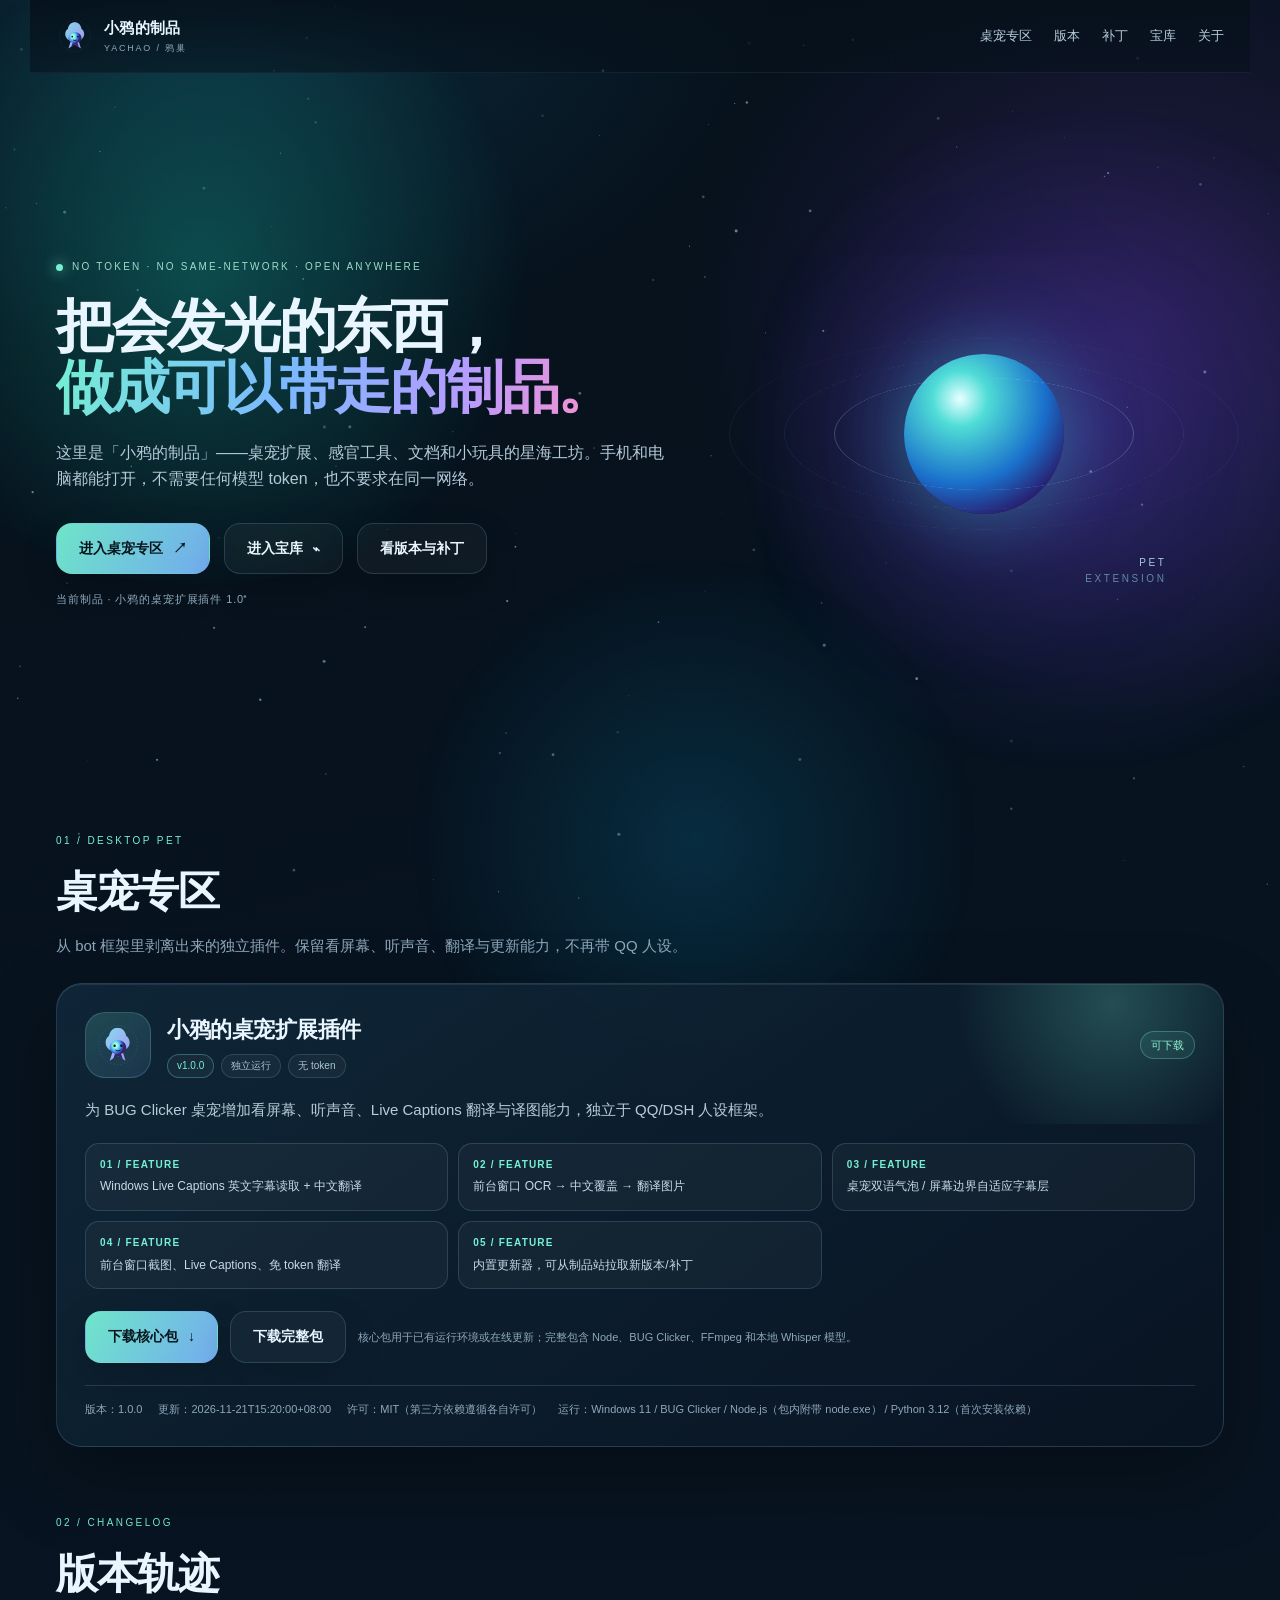
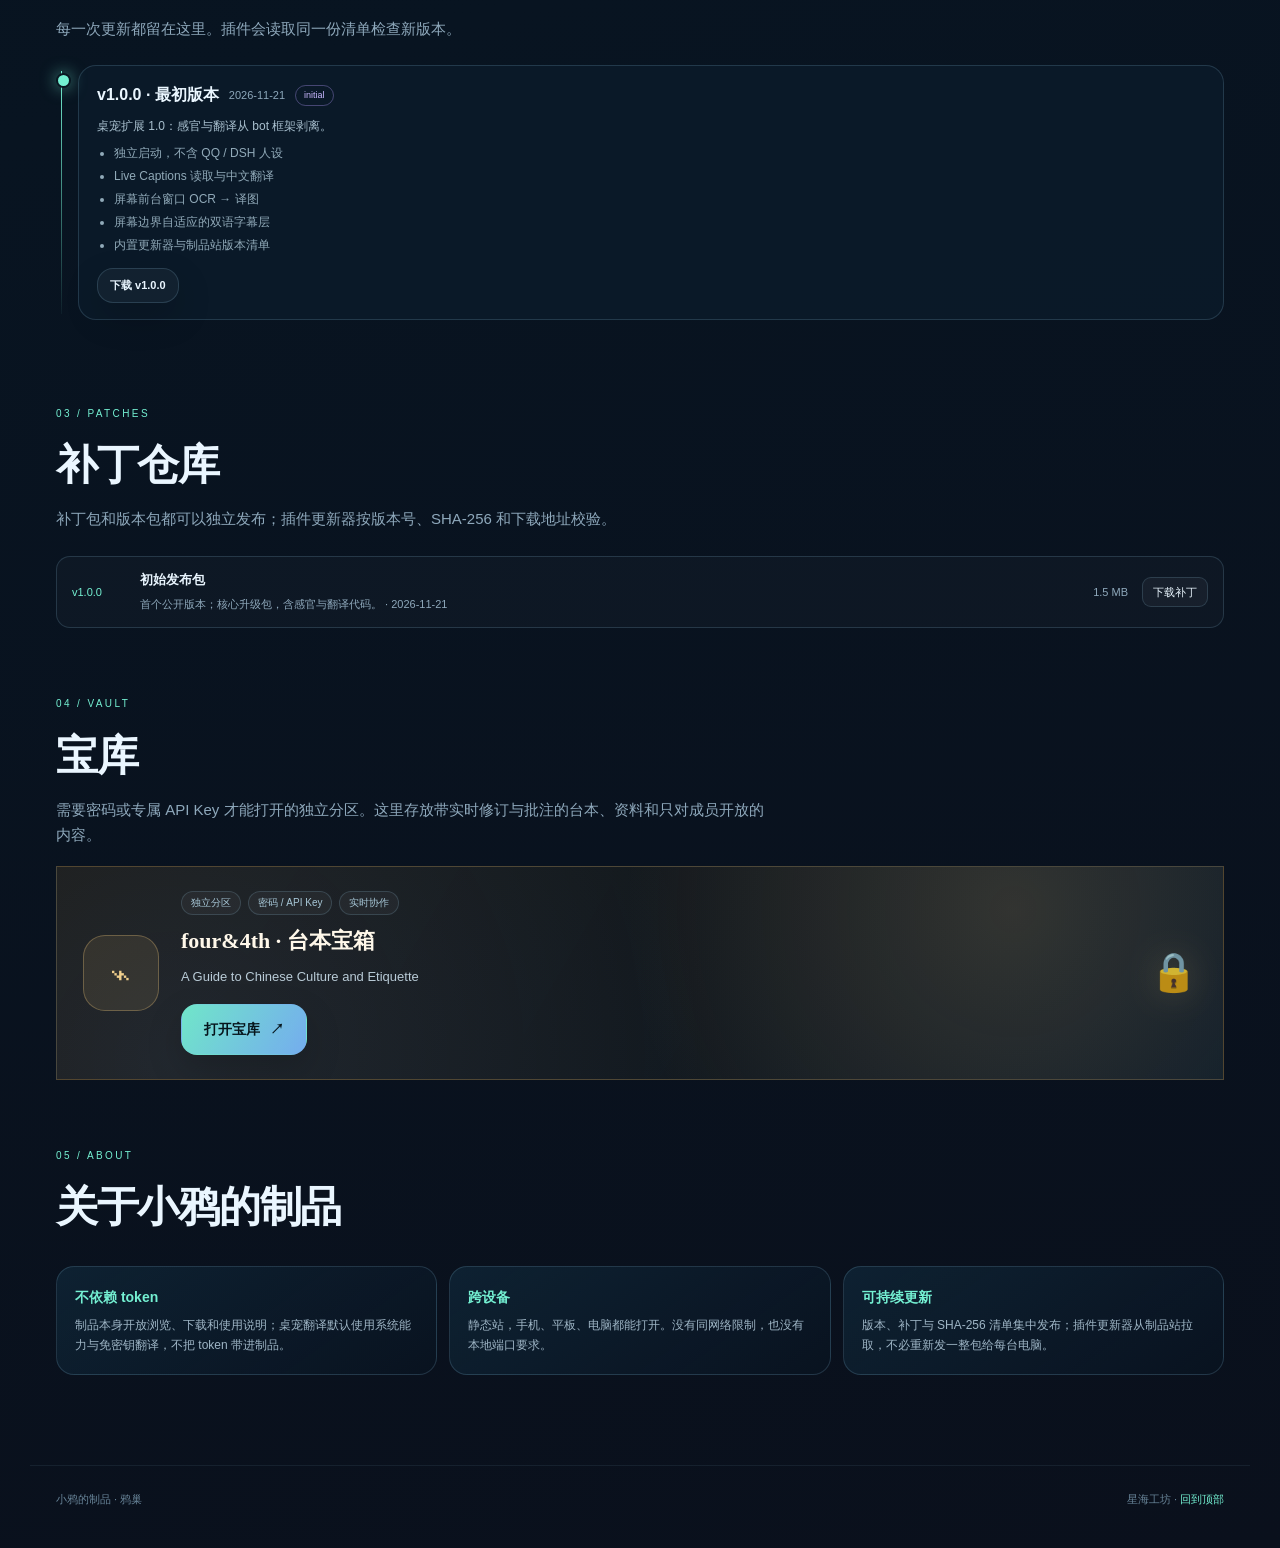
<file: index.html>
<!doctype html>
<html lang="zh-CN">
<head>
<meta charset="utf-8">
<meta name="viewport" content="width=device-width, initial-scale=1">
<title>小鸦的制品 · 鸦巢</title>
<meta name="description" content="小鸦的制品：桌宠扩展、感官工具与可带走的星海小物。无 token，手机和电脑都能打开。">
<link rel="icon" href="assets/logo.svg" type="image/svg+xml">
<link rel="stylesheet" href="styles.css">
</head>
<body>
<canvas id="stars" aria-hidden="true"></canvas>
<div class="aurora a1"></div><div class="aurora a2"></div><div class="aurora a3"></div>
<header class="nav">
  <a class="brand" href="#top"><img src="assets/logo.svg" alt=""><span>小鸦的制品<small>YACHAO / 鸦巢</small></span></a>
  <nav><a href="#pet">桌宠专区</a><a href="#versions">版本</a><a href="#patches">补丁</a><a href="vault/">宝库</a><a href="#about">关于</a></nav>
</header>

<main id="top">
  <section class="hero">
    <div class="hero-copy">
      <div class="eyebrow"><span class="dot"></span>NO TOKEN · NO SAME-NETWORK · OPEN ANYWHERE</div>
      <h1>把会发光的东西，<br><em>做成可以带走的制品。</em></h1>
      <p class="lead">这里是「小鸦的制品」——桌宠扩展、感官工具、文档和小玩具的星海工坊。手机和电脑都能打开，不需要任何模型 token，也不要求在同一网络。</p>
      <div class="hero-actions">
        <a class="jelly primary" href="#pet">进入桌宠专区 <span>↗</span></a>
        <a class="jelly ghost" href="vault/">进入宝库 <span>⌁</span></a>
        <a class="jelly ghost" href="#versions">看版本与补丁</a>
      </div>
      <div class="micro">当前制品 · 小鸦的桌宠扩展插件 1.0</div>
    </div>
    <div class="hero-orb" aria-hidden="true">
      <div class="orb-core"></div><div class="orb-ring r1"></div><div class="orb-ring r2"></div><div class="orb-ring r3"></div>
      <div class="orb-label">PET<br><span>EXTENSION</span></div>
    </div>
  </section>

  <section id="pet" class="section">
    <div class="section-head"><div class="kicker">01 / DESKTOP PET</div><h2>桌宠专区</h2><p>从 bot 框架里剥离出来的独立插件。保留看屏幕、听声音、翻译与更新能力，不再带 QQ 人设。</p></div>
    <article class="plugin-card jelly-card">
      <div class="plugin-glow"></div>
      <div class="plugin-top">
        <div class="plugin-mark"><img src="assets/logo.svg" alt=""></div>
        <div class="plugin-title"><h3 id="pluginName">小鸦的桌宠扩展插件</h3><div class="pills"><span class="pill version">v<span id="pluginVersion">1.0.0</span></span><span class="pill">独立运行</span><span class="pill">无 token</span></div></div>
        <div class="plugin-state" id="pluginState">可下载</div>
      </div>
      <p class="plugin-summary" id="pluginSummary"></p>
      <div class="feature-grid" id="featureGrid"></div>
      <div class="download-row">
        <a class="jelly primary" id="downloadLite" href="#">下载核心包 <span>↓</span></a>
        <a class="jelly ghost" id="downloadFull" href="#">下载完整包</a>
        <span class="hint">核心包用于已有运行环境或在线更新；完整包含 Node、BUG Clicker、FFmpeg 和本地 Whisper 模型。</span>
      </div>
      <div class="plugin-meta" id="pluginMeta"></div>
    </article>
  </section>

  <section id="versions" class="section">
    <div class="section-head"><div class="kicker">02 / CHANGELOG</div><h2>版本轨迹</h2><p>每一次更新都留在这里。插件会读取同一份清单检查新版本。</p></div>
    <div class="timeline" id="versionTimeline"></div>
  </section>

  <section id="patches" class="section">
    <div class="section-head"><div class="kicker">03 / PATCHES</div><h2>补丁仓库</h2><p>补丁包和版本包都可以独立发布；插件更新器按版本号、SHA-256 和下载地址校验。</p></div>
    <div class="patch-list" id="patchList"></div>
  </section>

  <section id="vault" class="section vault-section">
    <div class="section-head"><div class="kicker">04 / VAULT</div><h2>宝库</h2><p>需要密码或专属 API Key 才能打开的独立分区。这里存放带实时修订与批注的台本、资料和只对成员开放的内容。</p></div>
    <div class="vault-teaser jelly-card">
      <div class="vault-teaser-mark" aria-hidden="true">⌁</div>
      <div class="vault-teaser-body">
        <div class="pills"><span class="pill">独立分区</span><span class="pill">密码 / API Key</span><span class="pill">实时协作</span></div>
        <h3>four&amp;4th · 台本宝箱</h3>
        <p>A Guide to Chinese Culture and Etiquette</p>
        <a class="jelly primary" href="vault/">打开宝库 <span>↗</span></a>
      </div>
      <div class="vault-teaser-lock">🔒</div>
    </div>
  </section>

  <section id="about" class="section about">
    <div class="section-head"><div class="kicker">05 / ABOUT</div><h2>关于小鸦的制品</h2></div>
    <div class="about-grid">
      <div class="glass"><strong>不依赖 token</strong><p>制品本身开放浏览、下载和使用说明；桌宠翻译默认使用系统能力与免密钥翻译，不把 token 带进制品。</p></div>
      <div class="glass"><strong>跨设备</strong><p>静态站，手机、平板、电脑都能打开。没有同网络限制，也没有本地端口要求。</p></div>
      <div class="glass"><strong>可持续更新</strong><p>版本、补丁与 SHA-256 清单集中发布；插件更新器从制品站拉取，不必重新发一整包给每台电脑。</p></div>
    </div>
  </section>
</main>
<footer class="footer"><span>小鸦的制品 · 鸦巢</span><span>星海工坊 · <a href="#top">回到顶部</a></span></footer>
<script src="app.js"></script>
</body>
</html>
</file>
<file: styles.css>
:root{
  --bg:#06111b; --bg2:#0a1826; --text:#eaf6ff; --muted:#8ea8bb;
  --line:rgba(160,220,255,.16); --glass:rgba(12,30,46,.58);
  --aqua:#74f0d2; --blue:#7cb8ff; --violet:#b59cff; --pink:#ff8fca;
  --jelly:cubic-bezier(.2,1.7,.35,1); --smooth:cubic-bezier(.16,1,.3,1);
}
*{box-sizing:border-box}html{scroll-behavior:smooth}
body{margin:0;background:radial-gradient(900px 600px at 18% 0%,#0c2b3c 0%,transparent 60%),radial-gradient(800px 700px at 90% 10%,#241b45 0%,transparent 58%),linear-gradient(165deg,var(--bg),#081421 50%,#0a101c);color:var(--text);font:15px/1.65 -apple-system,"Segoe UI","Microsoft YaHei",sans-serif;overflow-x:hidden}
#stars{position:fixed;inset:0;width:100%;height:100%;z-index:-3;opacity:.75;pointer-events:none}
.aurora{position:fixed;border-radius:50%;opacity:.5;z-index:-2;pointer-events:none;animation:drift 20s ease-in-out infinite alternate;will-change:transform;background:radial-gradient(circle at center,var(--aurora-color) 0%,transparent 68%)}
.a1{width:760px;height:620px;left:-180px;top:-4%;--aurora-color:rgba(26,217,192,.55)}.a2{width:760px;height:660px;right:-180px;top:12%;--aurora-color:rgba(104,76,255,.5);animation-delay:-6s}.a3{width:620px;height:560px;left:30%;bottom:-220px;--aurora-color:rgba(10,125,168,.5);animation-delay:-10s}
@keyframes drift{from{transform:translate3d(-20px,10px,0) scale(1)}to{transform:translate3d(30px,-20px,0) scale(1.12)}}
a{color:inherit;text-decoration:none}
.nav{position:sticky;top:0;z-index:20;display:flex;justify-content:space-between;align-items:center;gap:20px;max-width:1220px;margin:0 auto;padding:16px 26px;background:linear-gradient(180deg,rgba(6,17,27,.9),rgba(6,17,27,.55));border-bottom:1px solid rgba(160,220,255,.08)}
.brand{display:flex;align-items:center;gap:10px;font-weight:700;letter-spacing:.02em}.brand img{width:38px;height:38px}.brand small{display:block;font-size:9px;letter-spacing:.2em;color:var(--muted);font-weight:500}
.nav nav{display:flex;gap:22px;font-size:13px;color:#b8cddd}.nav nav a{transition:color .25s}.nav nav a:hover{color:var(--aqua)}
main{max-width:1220px;margin:0 auto;padding:0 26px 80px}
.hero{min-height:78vh;display:grid;grid-template-columns:1.15fr .85fr;align-items:center;gap:40px;padding:60px 0 40px}
.eyebrow{display:flex;align-items:center;gap:9px;font-size:10px;letter-spacing:.22em;color:#9fdcca;margin-bottom:20px}.dot{width:7px;height:7px;border-radius:50%;background:var(--aqua);box-shadow:0 0 14px var(--aqua);animation:pulse 2.2s infinite}
@keyframes pulse{50%{transform:scale(.55);opacity:.5}}
h1{font-size:clamp(38px,6vw,74px);line-height:1.06;letter-spacing:-.04em;margin:0 0 22px;font-weight:800}h1 em{font-style:normal;background:linear-gradient(110deg,var(--aqua),var(--blue) 42%,var(--violet) 72%,var(--pink));-webkit-background-clip:text;background-clip:text;color:transparent}
.lead{color:#b5c9d8;max-width:620px;font-size:16px}
.hero-actions{display:flex;gap:14px;flex-wrap:wrap;margin:30px 0 16px}
.jelly{display:inline-flex;align-items:center;gap:10px;padding:13px 22px;border-radius:16px;border:1px solid var(--line);font-weight:650;font-size:14px;transition:transform .45s var(--jelly),box-shadow .35s,background .3s;background:rgba(255,255,255,.06);box-shadow:0 14px 35px rgba(0,0,0,.18)}
.jelly:hover{transform:translateY(-3px) scale(1.035);box-shadow:0 18px 45px rgba(60,220,210,.16)}.jelly:active{transform:scale(.96)}
.jelly.primary{background:linear-gradient(120deg,rgba(116,240,210,.95),rgba(124,184,255,.92));color:#06151c;border-color:transparent}
.jelly.ghost{background:rgba(255,255,255,.035)}
.micro{font-size:11px;color:var(--muted);letter-spacing:.08em}
.hero-orb{position:relative;height:380px;display:flex;align-items:center;justify-content:center;animation:float 7s ease-in-out infinite}
@keyframes float{50%{transform:translateY(-14px)}}
.orb-core{position:absolute;width:160px;height:160px;border-radius:50%;background:radial-gradient(circle at 35% 28%,#eaffff,#61d7d2 18%,#266dba 55%,#281c5e 80%);box-shadow:0 0 80px rgba(80,220,220,.4),0 0 180px rgba(120,90,255,.35);filter:saturate(1.2)}
.orb-ring{position:absolute;border-radius:50%;border:1px solid rgba(160,230,255,.25);transform:rotateX(68deg)}
.r1{width:300px;height:300px;animation:spin 18s linear infinite}.r2{width:400px;height:400px;border-style:dashed;opacity:.5;animation:spin 26s linear infinite reverse}.r3{width:510px;height:510px;opacity:.25;animation:spin 40s linear infinite}
@keyframes spin{to{transform:rotateX(68deg) rotateZ(360deg)}}
.orb-label{position:absolute;bottom:36px;right:12%;font-size:10px;letter-spacing:.26em;color:#9ccfe0;text-align:right}.orb-label span{color:#5f8ba3}
.section{padding:58px 0 10px}.section-head{max-width:720px;margin-bottom:24px}.kicker{font-size:10px;letter-spacing:.24em;color:var(--aqua);margin-bottom:8px}.section h2{font-size:clamp(28px,3.4vw,42px);margin:0 0 8px;letter-spacing:-.03em}.section-head p{color:var(--muted);margin:0}
.plugin-card{position:relative;overflow:hidden;border-radius:26px;padding:28px;background:linear-gradient(145deg,rgba(16,40,58,.9),rgba(9,20,34,.86));border:1px solid var(--line);box-shadow:0 30px 80px rgba(0,0,0,.3),inset 0 1px 0 rgba(255,255,255,.08)}
.plugin-glow{position:absolute;width:420px;height:240px;right:-100px;top:-100px;background:radial-gradient(circle,rgba(116,240,210,.24),transparent 65%);pointer-events:none}
.plugin-top{display:flex;align-items:center;gap:16px;position:relative}.plugin-mark{width:66px;height:66px;border-radius:20px;background:linear-gradient(145deg,rgba(116,240,210,.18),rgba(124,184,255,.12));border:1px solid rgba(160,230,255,.18);display:grid;place-items:center}.plugin-mark img{width:48px}
.plugin-title h3{margin:0 0 5px;font-size:22px;letter-spacing:-.02em}.pills{display:flex;gap:7px;flex-wrap:wrap}.pill{font-size:10px;color:#a8c8d8;border:1px solid var(--line);background:rgba(255,255,255,.04);padding:3px 9px;border-radius:999px}.pill.version{color:var(--aqua);border-color:rgba(116,240,210,.3)}
.plugin-state{margin-left:auto;font-size:11px;color:#8ef0d1;border:1px solid rgba(116,240,210,.3);border-radius:999px;padding:4px 10px;background:rgba(116,240,210,.08)}
.plugin-summary{position:relative;color:#b7ccd9;max-width:820px;margin:20px 0}
.feature-grid{display:grid;grid-template-columns:repeat(3,1fr);gap:10px;margin:18px 0 22px}.feature{background:rgba(255,255,255,.035);border:1px solid var(--line);border-radius:14px;padding:13px 14px;font-size:12px;color:#c7dbe6;transition:transform .4s var(--smooth),background .3s}.feature:hover{transform:translateY(-2px);background:rgba(255,255,255,.06)}.feature b{display:block;color:var(--aqua);font-size:10px;letter-spacing:.12em;margin-bottom:4px}
.download-row{display:flex;align-items:center;gap:12px;flex-wrap:wrap}.hint{font-size:11px;color:var(--muted)}
.plugin-meta{position:relative;border-top:1px solid var(--line);margin-top:22px;padding-top:14px;font-size:11px;color:var(--muted);display:flex;gap:16px;flex-wrap:wrap}
.timeline{position:relative;padding-left:22px}.timeline:before{content:"";position:absolute;left:5px;top:6px;bottom:6px;width:1px;background:linear-gradient(var(--aqua),rgba(116,240,210,.05))}
.v-item{position:relative;margin:0 0 18px}.v-item:before{content:"";position:absolute;left:-22px;top:8px;width:11px;height:11px;border-radius:50%;background:var(--aqua);box-shadow:0 0 16px rgba(116,240,210,.6);border:2px solid #0a1722}
.v-card{border:1px solid var(--line);background:rgba(13,31,47,.56);border-radius:18px;padding:16px 18px;transition:transform .45s var(--smooth),border-color .3s}.v-card:hover{transform:translateX(4px);border-color:rgba(116,240,210,.32)}
.v-head{display:flex;align-items:center;gap:10px;flex-wrap:wrap}.v-head h3{margin:0;font-size:16px}.v-date{font-size:11px;color:var(--muted)}.v-type{font-size:9px;border:1px solid rgba(181,156,255,.35);color:#c9b8ff;border-radius:999px;padding:2px 8px}
.v-card p{color:#a9c0cf;font-size:12px;margin:8px 0}.v-changes{margin:8px 0 0;padding-left:17px;color:#91aab9;font-size:12px}.v-changes li{margin:3px 0}
.patch-list{display:grid;gap:10px}.patch-row{display:flex;align-items:center;gap:14px;flex-wrap:wrap;border:1px solid var(--line);background:rgba(255,255,255,.025);border-radius:14px;padding:12px 15px;transition:transform .35s var(--smooth),background .3s}.patch-row:hover{transform:translateY(-2px);background:rgba(255,255,255,.05)}
.patch-id{font-size:11px;color:var(--aqua);min-width:54px}.patch-main{flex:1;min-width:220px}.patch-main strong{font-size:13px;display:block}.patch-main span{font-size:11px;color:var(--muted)}.patch-size{font-size:11px;color:var(--muted)}.patch-dl{font-size:11px;border:1px solid var(--line);padding:5px 10px;border-radius:9px;background:rgba(255,255,255,.04)}
.about-grid{display:grid;grid-template-columns:repeat(3,1fr);gap:12px}.glass{border:1px solid var(--line);border-radius:18px;padding:18px;background:linear-gradient(145deg,rgba(16,40,58,.72),rgba(9,20,34,.62))}.glass strong{font-size:14px;color:var(--aqua)}.glass p{font-size:12px;color:#9fb6c6;margin:7px 0 0}
.footer{max-width:1220px;margin:0 auto;padding:24px 26px 40px;display:flex;justify-content:space-between;color:#688498;font-size:11px;border-top:1px solid rgba(160,220,255,.08)}.footer a{color:var(--aqua)}
.reveal{opacity:0;transform:translateY(18px);transition:opacity .8s var(--smooth),transform .8s var(--smooth)}.reveal.in{opacity:1;transform:none}
@media(max-width:900px){.hero{grid-template-columns:1fr;min-height:auto;padding-top:40px}.hero-orb{height:280px;order:-1}.feature-grid,.about-grid{grid-template-columns:1fr}.plugin-top{align-items:flex-start;flex-wrap:wrap}.plugin-state{margin-left:0}.nav nav{gap:12px;font-size:12px}.brand small{display:none}.aurora{animation:none;opacity:.38}}
@media(max-width:520px){main{padding:0 16px 60px}.nav{padding:12px 16px}.nav nav a:nth-child(3){display:none}.hero-actions .jelly{width:100%;justify-content:center}h1{font-size:42px}}
@media(prefers-reduced-motion:reduce){.aurora,.dot,.hero-orb,.orb-ring,.reveal{animation:none!important;transition:none!important}.reveal{opacity:1;transform:none}}

.vault-section .section-head{margin-bottom:18px}
.vault-teaser{display:flex;align-items:center;gap:22px;flex-wrap:wrap;padding:24px 26px;border:1px solid rgba(230,190,120,.28);background:linear-gradient(120deg,rgba(30,25,18,.82),rgba(13,28,42,.85));position:relative;overflow:hidden}
.vault-teaser:before{content:"";position:absolute;inset:0;background:radial-gradient(circle at 82% 20%,rgba(230,190,120,.16),transparent 40%),radial-gradient(circle at 10% 90%,rgba(124,184,255,.10),transparent 50%);pointer-events:none}
.vault-teaser-mark{width:76px;height:76px;border-radius:22px;display:grid;place-items:center;font-size:38px;color:#f0cf8c;background:rgba(230,190,120,.10);border:1px solid rgba(230,190,120,.32);position:relative;flex:0 0 auto}
.vault-teaser-body{position:relative;flex:1;min-width:260px}.vault-teaser-body h3{font-size:22px;margin:8px 0 7px;font-family:Georgia,"Songti SC",serif;color:#fff8ea}.vault-teaser-body p{color:#b9cbd7;font-size:13px;max-width:760px;margin:0 0 16px}
.vault-teaser-lock{position:relative;font-size:38px;opacity:.8;filter:drop-shadow(0 0 18px rgba(230,190,120,.3))}
@media(max-width:600px){.vault-teaser{padding:20px 18px;gap:14px}.vault-teaser-mark{width:56px;height:56px;font-size:28px;border-radius:16px}.vault-teaser-lock{display:none}.vault-teaser-body h3{font-size:19px}}
.hero h1{font-size:clamp(34px,4.5vw,60px);max-width:680px}
</file>
